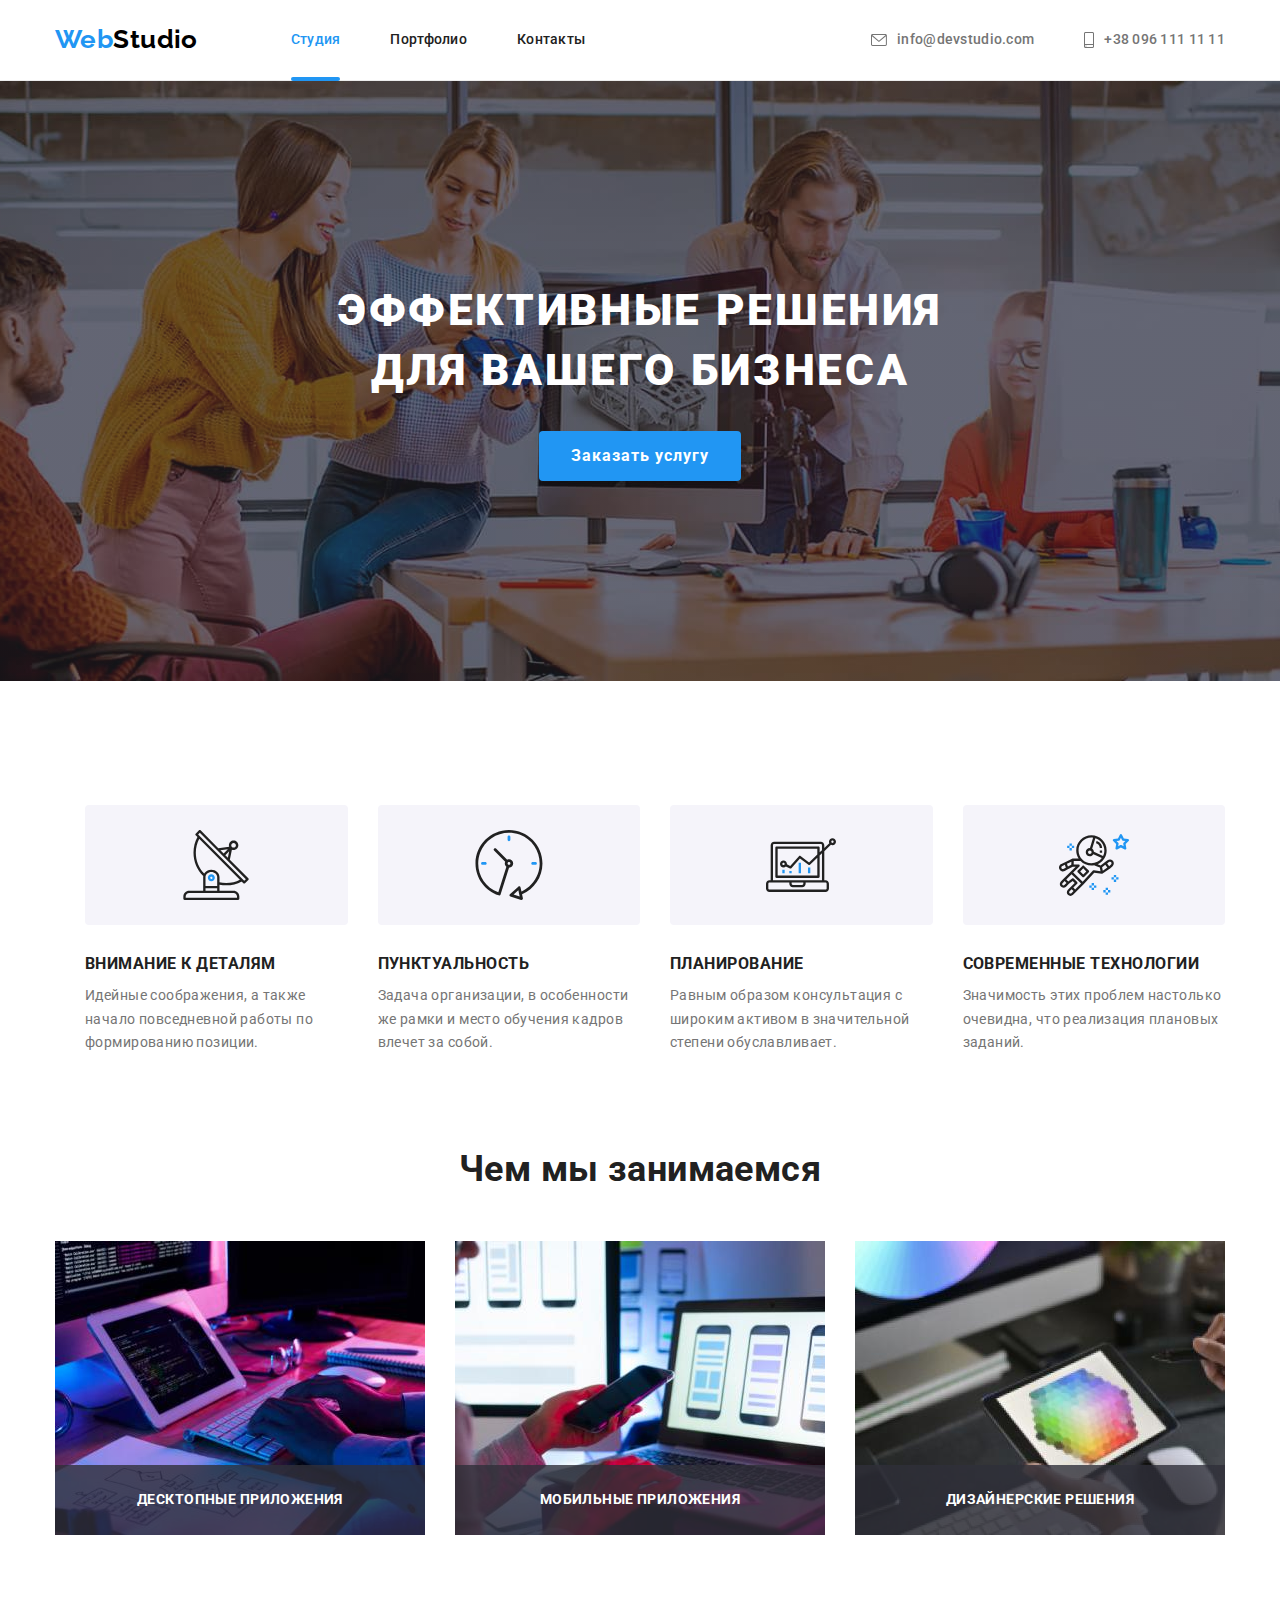
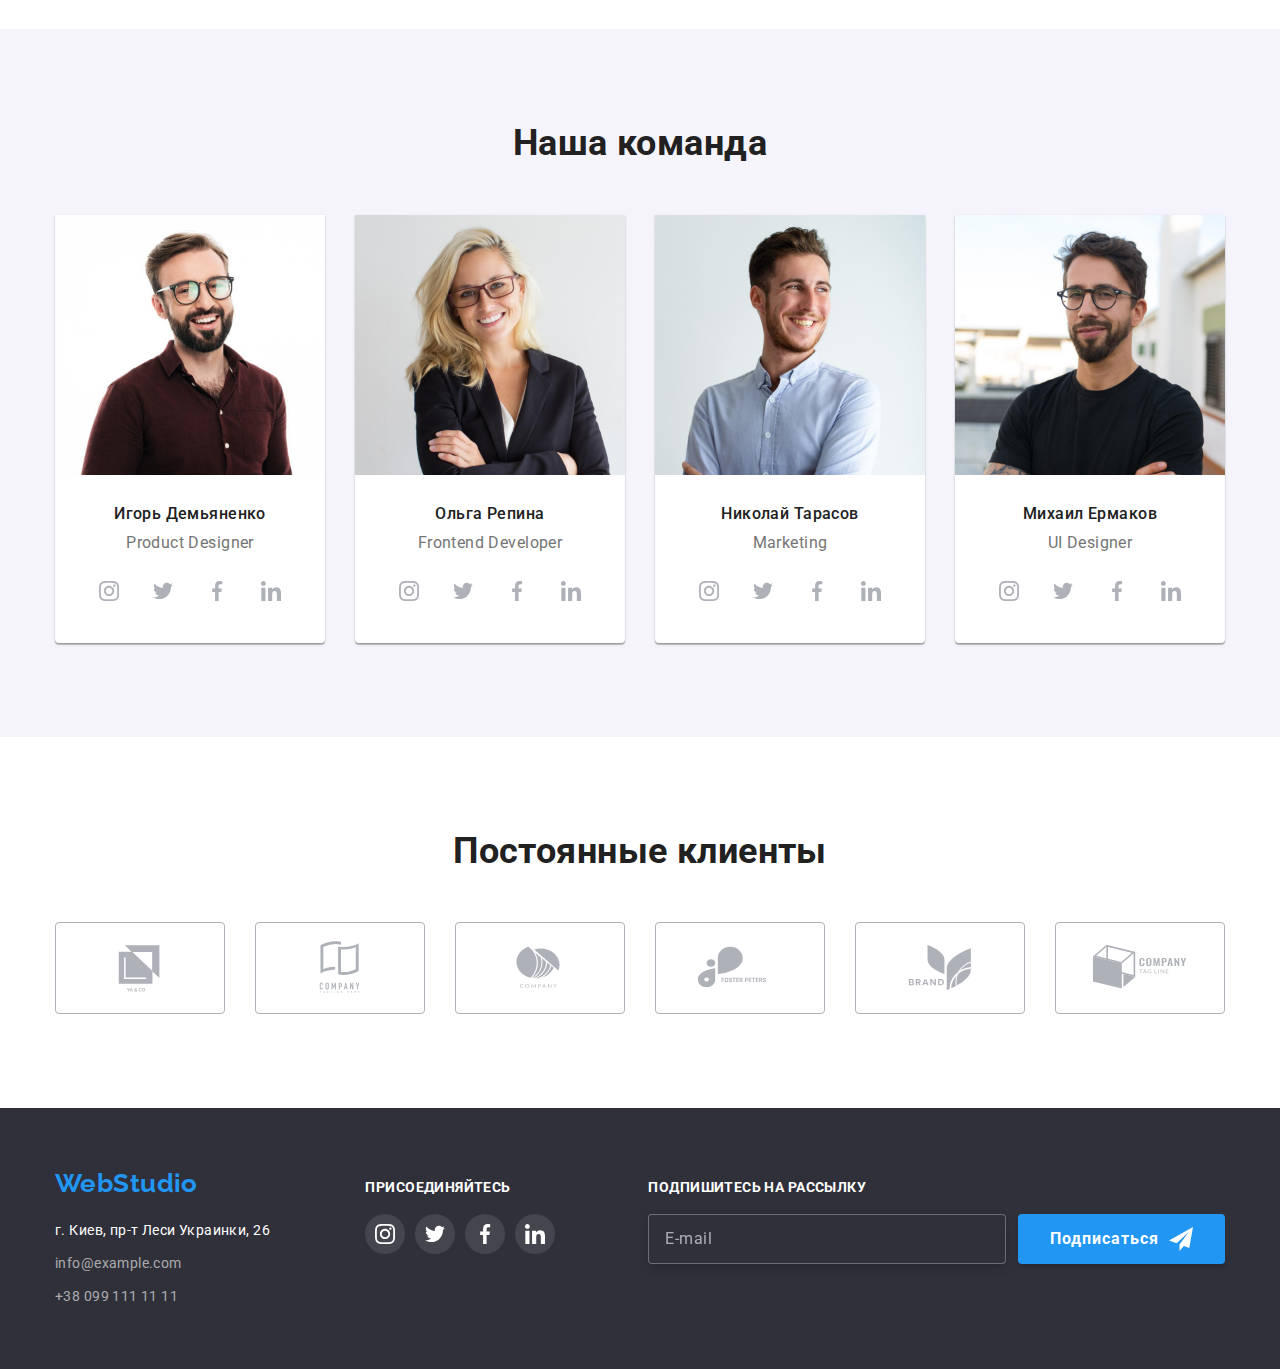
<file: index.html>
<!DOCTYPE html>
<html lang="ru">
  <head>
    <meta charset="UTF-8" />
    <meta http-equiv="X-UA-Compatible" content="IE=edge" />
    <meta name="viewport" content="width=device-width, initial-scale=1.0" />
    <title>Студия</title>
    <link
      rel="stylesheet"
      href="https://cdnjs.cloudflare.com/ajax/libs/modern-normalize/1.0.0/modern-normalize.min.css"
    />
    <link
      href="https://fonts.googleapis.com/css2?family=Raleway:wght@700&family=Roboto:wght@400;500;700;900&display=swap"
      rel="stylesheet"
    />

    <link rel="stylesheet" href="./css/main.min.css" />
  </head>
  <body>
    <!--Шапка сайта-->
    <header class="header">
      <div class="container header__container">
        <a class="logo site-nav__logo" href="./index.html">Web<span class="site-nav__logo--black">Studio</span>
        </a>
        <nav class="site-nav">
          <ul class="nav">
            <li class="nav__item">
              <a class="nav__link nav__link--current" href="./index.html">Студия</a>
            </li>
            <li class="nav__item">
              <a class="nav__link " href="./portfolio.html">Портфолио</a>
            </li>
            <li class="nav__item"><a class="nav__link" href="#">Контакты</a></li>
          </ul>
        </nav>
    
        <ul class="contacts">
          <li class="contacts__item">
            <a class="contacts__link" href="mailto:info@devstudio.com">
              <svg class="contacts__icon" width="16" height="12">
                <use href="./images/icons.svg#icon-envelope"></use>
              </svg>
              info@devstudio.com</a>
          </li>
          <li class="contacts__item">
            <a class="contacts__link" href="tel:+380961111111">
              <svg class="contacts__icon" width="10" height="16">
                <use href="./images/icons.svg#icon-smartphone"></use>
              </svg>
              +38 096 111 11 11</a>
          </li>
        </ul>
      </div>
    
      <button class="burger" type="button" data-menu-button>
        <svg class="burger--icon" width="40" height="40">
          <use href="./images/icons.svg#icon-burger"></use>
        </svg>
      </button>
      <div class="mobile-menu" data-menu>
        <button class="mobile--close" type="button" data-menu-close>
          <svg width="40" height="40">
            <use href="./images/icons.svg#icon-close-black"></use>
          </svg>
        </button>
        <nav class="mobile__site-nav">
          <ul class="mobile-nav">
            <li class="mobile-nav__item">
              <a class="mobile-nav__link mobile-nav__link--current" href="./index.html">Студия</a>
            </li>
            <li class="mobile-nav__item">
              <a class="mobile-nav__link " href="./portfolio.html">Портфолио</a>
            </li>
            <li class="mobile-nav__item"><a class="mobile-nav__link" href="#">Контакты</a></li>
          </ul>
        </nav>
    
        <div>
          <ul class="mobile-contacts">
            <li class="mobile-contacts__item">
              <a class="mobile-contacts__link mobile-contacts__link--accent" href="tel:+380961111111">
                +38 096 111 11 11</a>
            </li>
    
            <li class="mobile-contacts__item">
              <a class="mobile-contacts__link" href="mailto:info@devstudio.com">
                info@devstudio.com</a>
            </li>
          </ul>
    
          <ul class="social-mobile">
            <li class="social-mobile__item">
              <a class="social-mobile__link" href="">Instagram</a>
            </li>
            <li class="social-mobile__item"><a class="social-mobile__link" href="">Twitter</a></li>
            <li class="social-mobile__item"><a class="social-mobile__link" href="">Facebook</a></li>
            <li class="social-mobile__item"><a class="social-mobile__link" href="">LinkedIn</a></li>
          </ul>
        </div>
      </div>
    </header>
    <main>
      <!--Герой-->
      <section class="hero">
        <div class="container">
          <h1 class="hero__title">
            Эффективные решения<br />
            для вашего бизнеса
          </h1>
          <button class="btn" type="button" data-modal-open>Заказать услугу</button>
        </div>
      </section>
      <!--Преимущества-->
      <section class="section features__section">
        <div class="container">
          <h2 class="section__title section__title--visually-hidden">Преимущества</h2>
          <ul class="features">
            <li class="features__item">
              <div class="features__thumb">
                <svg width="70" height="70">
                  <use href="./images/icons.svg#icon-antenna"></use>
                </svg>
              </div>
              <h3 class="features__title">Внимание к деталям</h3>
              <p class="features__text">
                Идейные соображения, а также начало повседневной работы по формированию позиции.
              </p>
            </li>

            <li class="features__item">
              <div class="features__thumb">
                <svg width="70" height="70">
                  <use href="./images/icons.svg#icon-clock"></use>
                </svg>
              </div>
              <h3 class="features__title">Пунктуальность</h3>
              <p class="features__text">
                Задача организации, в особенности же рамки и место обучения кадров влечет за собой.
              </p>
            </li>

            <li class="features__item">
              <div class="features__thumb">
                <svg width="70" height="70">
                  <use href="./images/icons.svg#icon-diagram"></use>
                </svg>
              </div>
              <h3 class="features__title">Планирование</h3>
              <p class="features__text">
                Равным образом консультация с широким активом в значительной степени обуславливает.
              </p>
            </li>

            <li class="features__item">
              <div class="features__thumb">
                <svg width="70" height="70">
                  <use href="./images/icons.svg#icon-astronaut"></use>
                </svg>
              </div>
              <h3 class="features__title">Современные технологии</h3>
              <p class="features__text">
                Значимость этих проблем настолько очевидна, что реализация плановых заданий.
              </p>
            </li>
          </ul>
        </div>
      </section>
      <!--Примеры работ-->
      <section class="section examples__section">
        <div class="container">
          <h2 class="section__title">Чем мы занимаемся</h2>
          <ul class="examples">
            <li class="examples__item">
              <picture>
                <source
                  media="(min-width: 1200px)"
                  srcset="./images/desktop.jpg 1x, ./images/desktop2x.jpg 2x"
                />
                <img src="./images/desktop.jpg" alt="Десктопные приложения" />
              </picture>

              <p class="examples__text">Десктопные приложения</p>
            </li>
            <li class="examples__item">
              <picture>
                <source
                  media="(min-width: 1200px)"
                  srcset="./images/mobile.jpg 1x, ./images/mobile2x.jpg 2x"
                />

                <img src="./images/mobile.jpg " alt="Мобильные приложения" />
              </picture>

              <p class="examples__text">Мобильные приложения</p>
            </li>
            <li class="examples__item">
              <picture>
                <source
                  media="(min-width: 1200px)"
                  srcset="./images/design.jpg 1x, ./images/design2x.jpg 2x"
                />

                <img src="./images/design.jpg" alt="Дизайнерские решения" />
              </picture>

              <p class="examples__text">Дизайнерские решения</p>
            </li>
          </ul>
        </div>
      </section>
      <!--Команда-->
      <section class="section team__section">
        <div class="container">
          <h2 class="section__title">Наша команда</h2>
          <ul class="team">
            <li class="team__item">
              <picture>
                <source
                  media="(min-width: 1200px)"
                  srcset="./images/worker1.jpg 1x, ./images/worker1-desktop2x.jpg 2x"
                />

                <source
                  media="(min-width: 768px)"
                  srcset="./images/worker-1-tablet.jpg 1x, ./images/worker-1-tablet2x.jpg 2x"
                />

                <source
                  srcset="./images/worker-1-mobile.jpg 1x, ./images/worker-1-mobile2x.jpg 2x"
                />

                <img class="team__img" src="./images/worker1.jpg" alt="Игорь Демьяненко" />
              </picture>

              <div class="team__box">
                <h3 class="team__title">Игорь Демьяненко</h3>
                <p class="team__text">Product Designer</p>

                <ul class="social">
                  <li class="social__item">
                    <a class="social__link" href="">
                      <svg width="20" height="20">
                        <use href="./images/icons.svg#icon-instagram"></use>
                      </svg>
                    </a>
                  </li>

                  <li class="social__item">
                    <a class="social__link" href="">
                      <svg width="20" height="20">
                        <use href="./images/icons.svg#icon-twitter"></use>
                      </svg>
                    </a>
                  </li>
                  <li class="social__item">
                    <a class="social__link" href="">
                      <svg width="20" height="20">
                        <use href="./images/icons.svg#icon-facebook"></use>
                      </svg>
                    </a>
                  </li>
                  <li class="social__item">
                    <a class="social__link" href="">
                      <svg width="20" height="20">
                        <use href="./images/icons.svg#icon-linkedin"></use>
                      </svg>
                    </a>
                  </li>
                </ul>
              </div>
            </li>
            <li class="team__item">
              <picture>
                <source
                  media="(min-width: 1200px)"
                  srcset="./images/worker2.jpg 1x, ./images/worker2-desktop2x.jpg 2x"
                />

                <source
                  media="(min-width: 768px)"
                  srcset="./images/worker-2-tablet.jpg 1x, ./images/worker-2-tablet2x.jpg 2x"
                />

                <source
                  srcset="./images/worker-2-mobile.jpg 1x, ./images/worker-2-mobile2x.jpg 2x"
                />

                <img class="team__img" src="./images/worker2.jpg" alt="Ольга Репина" />
              </picture>

              <div class="team__box">
                <h3 class="team__title">Ольга Репина</h3>
                <p class="team__text">Frontend Developer</p>

                <ul class="social">
                  <li class="social__item">
                    <a class="social__link" href="">
                      <svg width="20" height="20">
                        <use href="./images/icons.svg#icon-instagram"></use>
                      </svg>
                    </a>
                  </li>

                  <li class="social__item">
                    <a class="social__link" href="">
                      <svg width="20" height="20">
                        <use href="./images/icons.svg#icon-twitter"></use>
                      </svg>
                    </a>
                  </li>
                  <li class="social__item">
                    <a class="social__link" href="">
                      <svg width="20" height="20">
                        <use href="./images/icons.svg#icon-facebook"></use>
                      </svg>
                    </a>
                  </li>
                  <li class="social__item">
                    <a class="social__link" href="">
                      <svg width="20" height="20">
                        <use href="./images/icons.svg#icon-linkedin"></use>
                      </svg>
                    </a>
                  </li>
                </ul>
              </div>
            </li>
            <li class="team__item">
              <picture>
                <source
                  media="(min-width: 1200px)"
                  srcset="./images/worker3.jpg 1x, ./images/worker3-desktop2x.jpg 2x"
                />

                <source
                  media="(min-width: 768px)"
                  srcset="./images/worker-3-tablet.jpg 1x, ./images/worker-3-tablet2x.jpg 2x"
                />

                <source
                  srcset="./images/worker-3-mobile.jpg 1x, ./images/worker-3-mobile2x.jpg 2x"
                />

                <img class="team__img" src="./images/worker3.jpg" alt="Николай Тарасов" />
              </picture>

              <div class="team__box">
                <h3 class="team__title">Николай Тарасов</h3>
                <p class="team__text">Marketing</p>

                <ul class="social">
                  <li class="social__item">
                    <a class="social__link" href="">
                      <svg width="20" height="20">
                        <use href="./images/icons.svg#icon-instagram"></use>
                      </svg>
                    </a>
                  </li>

                  <li class="social__item">
                    <a class="social__link" href="">
                      <svg width="20" height="20">
                        <use href="./images/icons.svg#icon-twitter"></use>
                      </svg>
                    </a>
                  </li>
                  <li class="social__item">
                    <a class="social__link" href="">
                      <svg width="20" height="20">
                        <use href="./images/icons.svg#icon-facebook"></use>
                      </svg>
                    </a>
                  </li>
                  <li class="social__item">
                    <a class="social__link" href="">
                      <svg width="20" height="20">
                        <use href="./images/icons.svg#icon-linkedin"></use>
                      </svg>
                    </a>
                  </li>
                </ul>
              </div>
            </li>
            <li class="team__item">
              <picture>
                <source
                  media="(min-width: 1200px)"
                  srcset="./images/worker4.jpg 1x, ./images/worker4-desktop2x.jpg 2x"
                />

                <source
                  media="(min-width: 768px)"
                  srcset="./images/worker-4-tablet.jpg 1x, ./images/worker-4-tablet2x.jpg 2x"
                />
                <source
                  srcset="./images/worker-4-mobile.jpg 1x, ./images/worker-4-mobile2x.jpg 2x"
                />

                <img class="team__img" src="./images/worker4.jpg" alt="Михаил Ермаков" />
              </picture>

              <div class="team__box">
                <h3 class="team__title">Михаил Ермаков</h3>
                <p class="team__text">UI Designer</p>

                <ul class="social">
                  <li class="social__item">
                    <a class="social__link" href="">
                      <svg width="20" height="20">
                        <use href="./images/icons.svg#icon-instagram"></use>
                      </svg>
                    </a>
                  </li>

                  <li class="social__item">
                    <a class="social__link" href="">
                      <svg width="20" height="20">
                        <use href="./images/icons.svg#icon-twitter"></use>
                      </svg>
                    </a>
                  </li>
                  <li class="social__item">
                    <a class="social__link" href="">
                      <svg width="20" height="20">
                        <use href="./images/icons.svg#icon-facebook"></use>
                      </svg>
                    </a>
                  </li>
                  <li class="social__item">
                    <a class="social__link" href="">
                      <svg width="20" height="20">
                        <use href="./images/icons.svg#icon-linkedin"></use>
                      </svg>
                    </a>
                  </li>
                </ul>
              </div>
            </li>
          </ul>
        </div>
      </section>

      <!-- Клиенты -->

      <section class="section">
        <div class="container">
          <h2 class="section__title">Постоянные клиенты</h2>
          <ul class="clients">
            <li class="clients__item">
              <a class="clients__link" href="">
                <svg width="106" height="60">
                  <use href="./images/icons.svg#icon-Logo"></use></svg></a>
            </li>
            <li class="clients__item">
              <a class="clients__link" href="">
                <svg width="106" height="60">
                  <use href="./images/icons.svg#icon-Logo-1"></use>
                </svg>
              </a>
            </li>

            <li class="clients__item">
              <a class="clients__link" href="">
                <svg width="106" height="60">
                  <use href="./images/icons.svg#icon-Logo-2"></use>
                </svg>
              </a>
            </li>

            <li class="clients__item">
              <a class="clients__link" href="">
                <svg width="106" height="60">
                  <use href="./images/icons.svg#icon-Logo-3"></use>
                </svg>
              </a>
            </li>

            <li class="clients__item">
              <a class="clients__link" href="">
                <svg width="106" height="60">
                  <use href="./images/icons.svg#icon-Logo-4"></use>
                </svg>
              </a>
            </li>

            <li class="clients__item">
              <a class="clients__link" href="">
                <svg width="106" height="60">
                  <use href="./images/icons.svg#icon-Logo-5"></use>
                </svg>
              </a>
            </li>
          </ul>
        </div>
      </section>
    </main>

    <!--Футер-->
    <footer class="footer">
      <div class="container footer__container">
        <div class="footer__address">
          <address class="address">
            <ul class="address__list">
              <li class="logo__item">
                <a class="logo footer__logo" href="./index.html"
                  >Web<span class="footer__logo--white">Studio</span></a
                >
              </li>
              <li class="address__item">
                <a
                  class="address__map"
                  href="https://goo.gl/maps/3WPsY9RrGQSS8nbc8"
                  target="_blank"
                  rel="noreferrer noopener"
                  >г. Киев, пр-т Леси Украинки, 26</a
                >
              </li>
              <li class="address__item">
                <a class="address__link" href="mailto:info@example.com">info@example.com</a>
              </li>
              <li class="address__item">
                <a class="address__link" href="tel:+380991111111">+38 099 111 11 11</a>
              </li>
            </ul>
          </address>
        </div>

        <div class="footer__box">
          <p class="footer__text">присоединяйтесь</p>
          <ul class="footer__social">
            <li class="footer__social-item">
              <a class="footer__social-link" href="">
                <svg width="20" height="20">
                  <use href="./images/icons.svg#icon-instagram"></use>
                </svg>
              </a>
            </li>

            <li class="footer__social-item">
              <a class="footer__social-link" href="">
                <svg width="20" height="20">
                  <use href="./images/icons.svg#icon-twitter"></use>
                </svg>
              </a>
            </li>
            <li class="footer__social-item">
              <a class="footer__social-link" href="">
                <svg width="20" height="20">
                  <use href="./images/icons.svg#icon-facebook"></use>
                </svg>
              </a>
            </li>
            <li class="footer__social-item">
              <a class="footer__social-link" href="">
                <svg width="20" height="20">
                  <use href="./images/icons.svg#icon-linkedin"></use>
                </svg>
              </a>
            </li>
          </ul>
        </div>

        <div class="form__box">
          <p class="footer__text">Подпишитесь на рассылку</p>

          <form class="footer__form">
            <label class="footer__label" for="mail"></label>
            <input class="footer__input" type="email" name="mail" id="mail" placeholder="E-mail" />
            <button class="btn footer__btn" type="submit">
              Подписаться
              <svg class="btn__icon" width="24" height="24">
                <use href="./images/icons.svg#icon-icon-send"></use>
              </svg>
            </button>
          </form>
        </div>
      </div>
    </footer>

    <!-- Модальное окно -->

    <div class="backdrop is-hidden" data-modal>
      <div class="modal">
        <button data-modal-close class="modal__btn modal__btn--accent">
          <svg width="18" height="18">
            <use href="./images/icons.svg#icon-close-black"></use>
          </svg>
        </button>

        <form class="form">
          <h2 class="form__title">Оставьте свои данные, мы вам перезвоним</h2>

          <label class="form__field">
            Имя
            <input class="form__input" type="text" name="name" />
            <svg width="18" height="18" class="form__icon">
              <use href="./images/icons.svg#icon-person-black"></use>
            </svg>
          </label>

          <label class="form__field">
            Телефон
            <input class="form__input" type="text" name="name" />
            <svg width="18" height="18" class="form__icon">
              <use href="./images/icons.svg#icon-phone-black"></use>
            </svg>
          </label>

          <label class="form__field">
            Почта
            <input class="form__input" type="text" name="name" />
            <svg width="18" height="18" class="form__icon">
              <use href="./images/icons.svg#icon-email-black"></use>
            </svg>
          </label>

          <label class="form__field"
            >Комментарий<textarea
              class="comment form__input"
              name="comment"
              placeholder="Введите текст"
            ></textarea>
          </label>

          <label class="checkbox__label">
            <input
              class="checkbox__input checkbox__input--visually-hidden"
              type="checkbox"
              name="policy"
            />
            <span class="checkbox__icon"></span>

            Соглашаюсь с рассылкой и принимаю
            <a class="form__link" href=""> Условия договора</a>
          </label>

          <button class="btn form__btn" type="submit">Отправить</button>
        </form>
      </div>
    </div>
    <script src="./js/mobile-menu.js"></script>
    <script src="./js/modal.js"></script>
  </body>
</html>
</file>
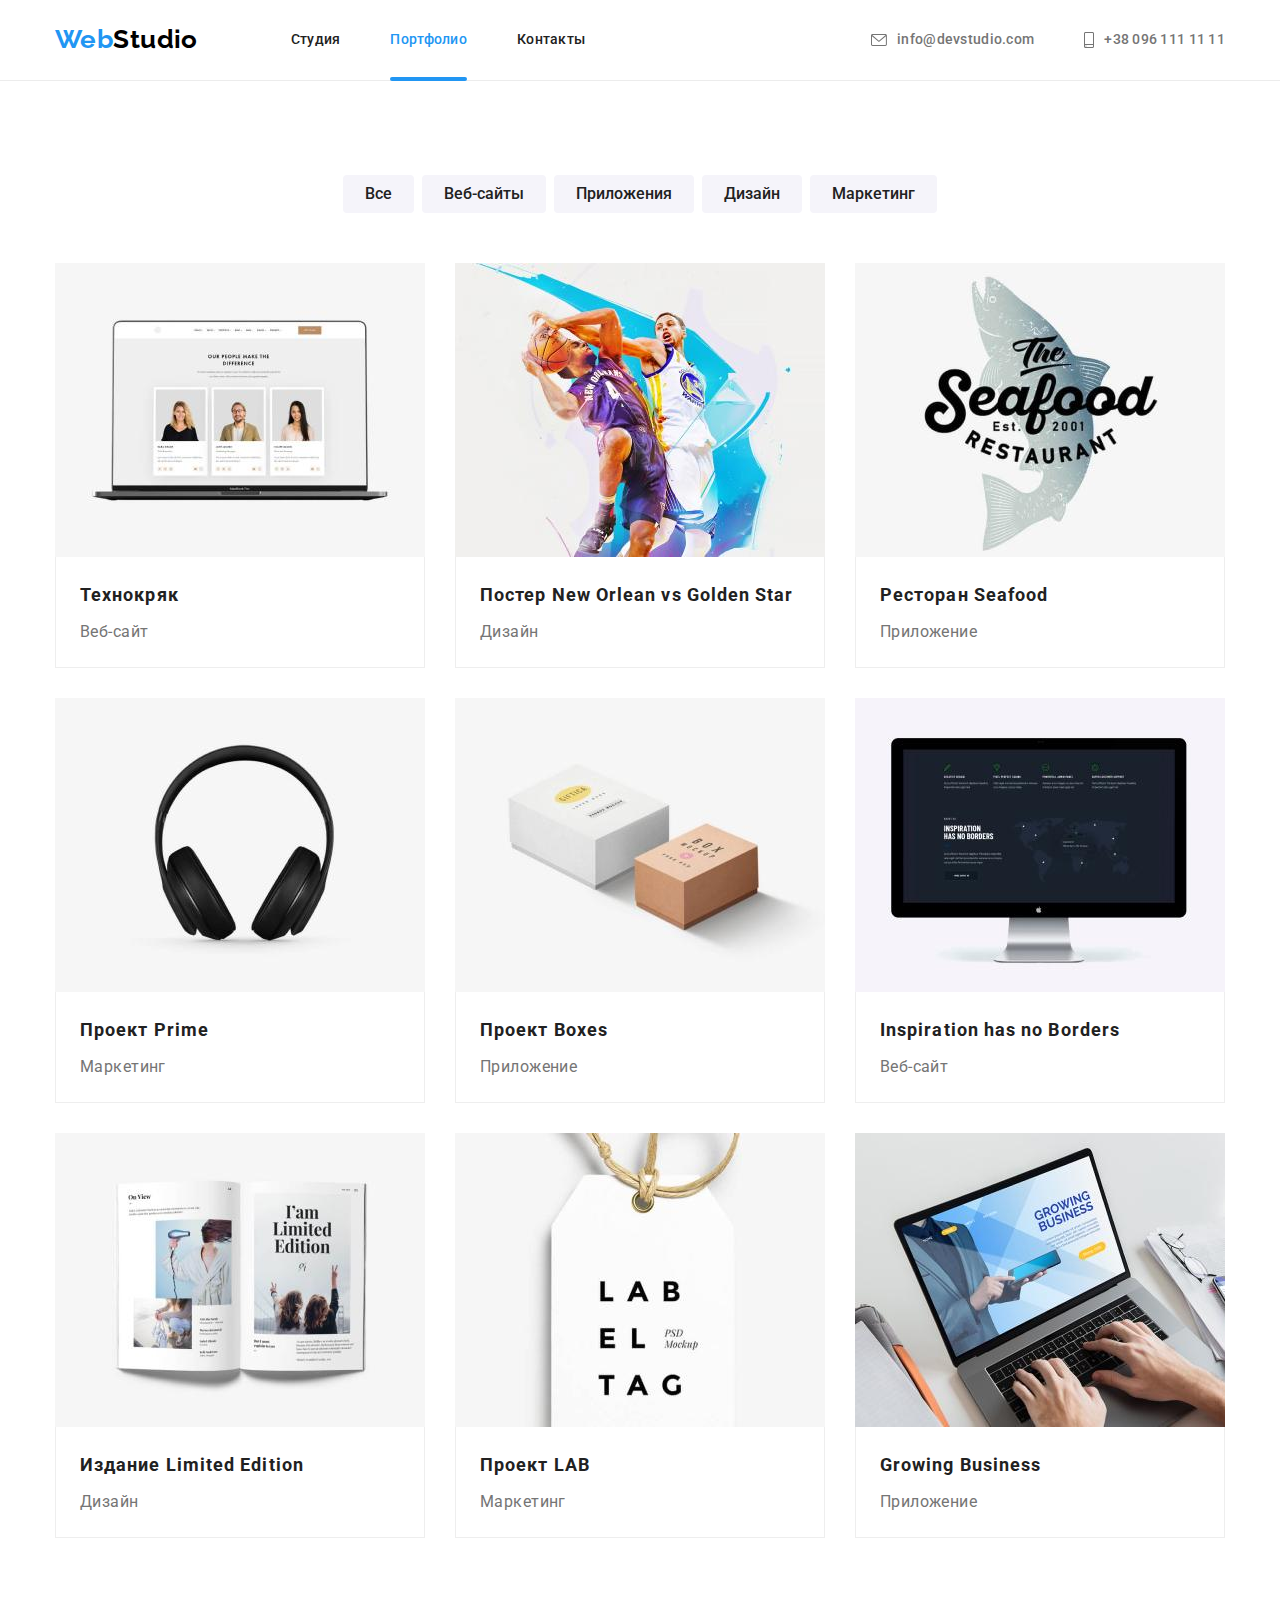
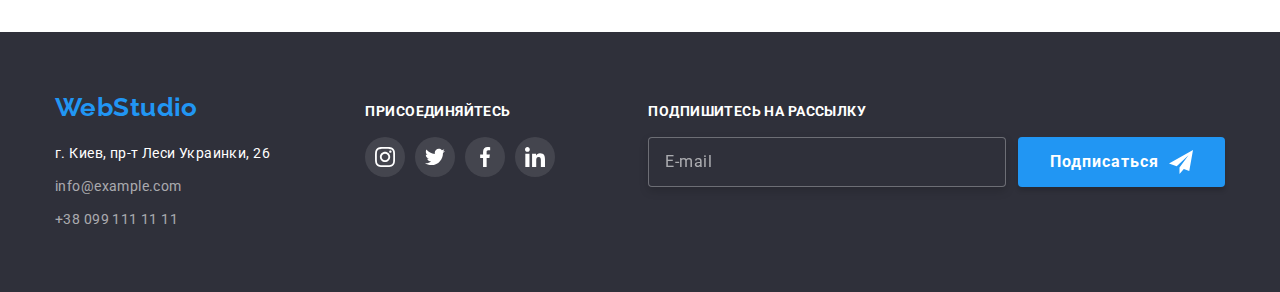
<file: portfolio.html>
<!DOCTYPE html>
<html lang="ru">
  <head>
    <meta charset="UTF-8" />
    <meta http-equiv="X-UA-Compatible" content="IE=edge" />
    <meta name="viewport" content="width=device-width, initial-scale=1.0" />
    <title>Портфолио</title>
    <link
      rel="stylesheet"
      href="https://cdnjs.cloudflare.com/ajax/libs/modern-normalize/1.0.0/modern-normalize.min.css"
    />
    <link
      href="https://fonts.googleapis.com/css2?family=Raleway:wght@700&family=Roboto:wght@400;500;700;900&display=swap"
      rel="stylesheet"
    />
    <link rel="stylesheet" href="./css/main.min.css" />
  </head>
  <body>
    <!--Шапка сайта-->

    <header class="header">
      <div class="container header__container">
        <a class="logo site-nav__logo" href="./index.html"
          >Web<span class="site-nav__logo--black">Studio</span>
        </a>
        <nav class="site-nav">
          <ul class="nav">
            <li class="nav__item">
              <a class="nav__link" href="./index.html">Студия</a>
            </li>
            <li class="nav__item">
              <a class="nav__link nav__link--current" href="./portfolio.html">Портфолио</a>
            </li>
            <li class="nav__item"><a class="nav__link" href="#">Контакты</a></li>
          </ul>
        </nav>

        <ul class="contacts">
          <li class="contacts__item">
            <a class="contacts__link" href="mailto:info@devstudio.com">
              <svg class="contacts__icon" width="16" height="12">
                <use href="./images/icons.svg#icon-envelope"></use>
              </svg>
              info@devstudio.com</a
            >
          </li>
          <li class="contacts__item">
            <a class="contacts__link" href="tel:+380961111111">
              <svg class="contacts__icon" width="10" height="16">
                <use href="./images/icons.svg#icon-smartphone"></use>
              </svg>
              +38 096 111 11 11</a
            >
          </li>
        </ul>
      </div>

      <button class="burger" type="button" data-menu-button>
        <svg class="burger--icon" width="40" height="40">
          <use href="./images/icons.svg#icon-burger"></use>
        </svg>
      </button>
      <div class="mobile-menu" data-menu>
        <button class="mobile--close" type="button" data-menu-close>
          <svg width="40" height="40">
            <use href="./images/icons.svg#icon-close-black"></use>
          </svg>
        </button>
        <nav class="mobile__site-nav">
          <ul class="mobile-nav">
            <li class="mobile-nav__item">
              <a class="mobile-nav__link" href="./index.html">Студия</a>
            </li>
            <li class="mobile-nav__item">
              <a class="mobile-nav__link mobile-nav__link--current" href="./portfolio.html"
                >Портфолио</a
              >
            </li>
            <li class="mobile-nav__item"><a class="mobile-nav__link" href="#">Контакты</a></li>
          </ul>
        </nav>

        <div>
          <ul class="mobile-contacts">
            <li class="mobile-contacts__item">
              <a
                class="mobile-contacts__link mobile-contacts__link--accent"
                href="tel:+380961111111"
              >
                +38 096 111 11 11</a
              >
            </li>

            <li class="mobile-contacts__item">
              <a class="mobile-contacts__link" href="mailto:info@devstudio.com">
                info@devstudio.com</a
              >
            </li>
          </ul>

          <ul class="social-mobile">
            <li class="social-mobile__item">
              <a class="social-mobile__link" href="">Instagram</a>
            </li>
            <li class="social-mobile__item"><a class="social-mobile__link" href="">Twitter</a></li>
            <li class="social-mobile__item"><a class="social-mobile__link" href="">Facebook</a></li>
            <li class="social-mobile__item"><a class="social-mobile__link" href="">LinkedIn</a></li>
          </ul>
        </div>
      </div>
    </header>

    <main>
      <!--Фильтр-->
      <section class="section">
        <div class="container">
          <h1 class="section__title section__title--visually-hidden">Портфолио</h1>

          <ul class="filter">
            <li class="filter__item"><button class="filter__btn" type="button">Все</button></li>
            <li class="filter__item">
              <button class="filter__btn" type="button">Веб-сайты</button>
            </li>
            <li class="filter__item">
              <button class="filter__btn" type="button">Приложения</button>
            </li>
            <li class="filter__item"><button class="filter__btn" type="button">Дизайн</button></li>
            <li class="filter__item">
              <button class="filter__btn" type="button">Маркетинг</button>
            </li>
          </ul>

          <!-- Проекты -->

          <ul class="projects">
            <li class="projects__item">
              <a class="projects__link" href="">
                <div class="projects__card-box">
                  <picture>
                    <source
                      media="(min-width: 1200px)"
                      srcset="./images/techno.jpg 1x, ./images/techno2x.jpg 2x"
                    />

                    <source
                      media="(min-width: 768px)"
                      srcset="./images/techno-tablet.jpg 1x, ./images/techno-tablet2x.jpg 2x"
                    />

                    <source
                      srcset="./images/techno-mobile.jpg 1x, ./images/techno-mobile2x.jpg 2x"
                    />

                    <img src="./images/techno.jpg" alt="Технокряк" />
                  </picture>

                  <p class="projects__overlay">
                    Ресурс предлагает комплексные предложения с разным уровнем функционала и сервисов. 
                    Все это позволит посетителю получить исчерпывающие сведения о компании или частном лице.
                  </p>
                </div>

                <div class="projects__box">
                  <h2 class="projects__title">Технокряк</h2>
                  <p class="projects__text">Веб-сайт</p>
                </div>
              </a>
            </li>

            <li class="projects__item">
              <a class="projects__link" href="">
                <div class="projects__card-box">
                  <picture>
                    <source
                      media="(min-width: 1200px)"
                      srcset="./images/basket.jpg 1x, ./images/basket2x.jpg 2x"
                    />

                    <source
                      media="(min-width: 768px)"
                      srcset="./images/basket-tablet.jpg 1x, ./images/basket-tablet2x.jpg 2x"
                    />

                    <source
                      srcset="./images/basket-mobile.jpg 1x, ./images/basket-mobile2x.jpg 2x"
                    />

                    <img src="./images/basket.jpg" alt="Постер New Orlean vs Golden Star" />
                  </picture>

                  <p class="projects__overlay">
                    Ресурс предлагает комплексные предложения с разным уровнем функционала и сервисов. 
                    Все это позволит посетителю получить исчерпывающие сведения о компании или частном лице.
                  </p>
                </div>

                <div class="projects__box">
                  <h2 class="projects__title">Постер New Orlean vs Golden Star</h2>
                  <p class="projects__text">Дизайн</p>
                </div>
              </a>
            </li>

            <li class="projects__item">
              <a class="projects__link" href="">
                <div class="projects__card-box">
                  <picture>
                    <source
                      media="(min-width: 1200px)"
                      srcset="./images/fish.jpg 1x, ./images/fish2x.jpg 2x"
                    />
                    <source
                      media="(min-width: 768px)"
                      srcset="./images/fish-tablet.jpg 1x, ./images/fish-tablet2x.jpg 2x"
                    />

                    <source srcset="./images/fish-mobile.jpg 1x, ./images/fish-mobile2x.jpg 2x" />

                    <img src="./images/fish.jpg" alt="Ресторан Seafood" />
                  </picture>

                  <p class="projects__overlay">
                    Ресурс предлагает комплексные предложения с разным уровнем функционала и сервисов. 
                    Все это позволит посетителю получить исчерпывающие сведения о компании или частном лице.
                  </p>
                </div>

                <div class="projects__box">
                  <h2 class="projects__title">Ресторан Seafood</h2>
                  <p class="projects__text">Приложение</p>
                </div>
              </a>
            </li>

            <li class="projects__item">
              <a class="projects__link" href="">
                <div class="projects__card-box">
                  <picture>
                    <source
                      media="(min-width: 1200px)"
                      srcset="./images/headphones.jpg 1x, ./images/headphones2x.jpg 2x"
                    />

                    <source
                      media="(min-width:768px)"
                      srcset="
                        ./images/headphones-tablet.jpg   1x,
                        ./images/headphones-tablet2x.jpg 2x
                      "
                    />

                    <source
                      srcset="./images/headphones-mobile.jpg 1x, ./images/headphones-mobile2x.jpg 2x"
                    />

                    <img src="./images/headphones.jpg" alt="Проект Prime" />
                  </picture>

                  <p class="projects__overlay">
                    Ресурс предлагает комплексные предложения с разным уровнем функционала и сервисов. 
                    Все это позволит посетителю получить исчерпывающие сведения о компании или частном лице.
                  </p>
                </div>

                <div class="projects__box">
                  <h2 class="projects__title">Проект Prime</h2>
                  <p class="projects__text">Маркетинг</p>
                </div>
              </a>
            </li>

            <li class="projects__item">
              <a class="projects__link" href="">
                <div class="projects__card-box">
                  <picture>
                    <source
                      media="(min-width: 1200px)"
                      srcset="./images/boxes.jpg 1x, ./images/boxes2x.jpg 2x"
                    />

                    <source
                      media="(min-width: 768px)"
                      srcset="./images/boxes-tablet.jpg 1x, ./images/boxes-tablet2x.jpg 2x"
                    />

                    <source srcset="./images/boxes-mobile.jpg 1x, ./images/boxes-mobile2x.jpg 2x" />

                    <img src="./images/boxes.jpg" alt="Проект Boxes" />
                  </picture>

                  <p class="projects__overlay">
                    Ресурс предлагает комплексные предложения с разным уровнем функционала и сервисов. 
                    Все это позволит посетителю получить исчерпывающие сведения о компании или частном лице.
                  </p>
                </div>

                <div class="projects__box">
                  <h2 class="projects__title">Проект Boxes</h2>
                  <p class="projects__text">Приложение</p>
                </div>
              </a>
            </li>

            <li class="projects__item">
              <a class="projects__link" href="">
                <div class="projects__card-box">
                  <picture>
                    <source
                      media="(min-width: 1200px)"
                      srcset="./images/monitor.jpg 1x, ./images/monitor2x.jpg 2x"
                    />

                    <source
                      media="(min-width: 768px)"
                      srcset="./images/monitor-tablet.jpg 1x, ./images/monitor-tablet2x.jpg 2x"
                    />

                    <source
                      srcset="./images/monitor-mobile.jpg 1x, ./images/monitor-mobile2x.jpg 2x"
                    />

                    <img src="./images/monitor.jpg" alt="Inspiration has no Borders" />
                  </picture>

                  <p class="projects__overlay">
                    Ресурс предлагает комплексные предложения с разным уровнем функционала и сервисов. 
                    Все это позволит посетителю получить исчерпывающие сведения о компании или частном лице.
                  </p>
                </div>

                <div class="projects__box">
                  <h2 class="projects__title">Inspiration has no Borders</h2>
                  <p class="projects__text">Веб-сайт</p>
                </div>
              </a>
            </li>

            <li class="projects__item">
              <a class="projects__link" href="">
                <div class="projects__card-box">
                  <picture>
                    <source
                      media="(min-width: 1200px)"
                      srcset="./images/magazine.jpg 1x, ./images/magazine2x.jpg 2x"
                    />

                    <source
                      media="(min-width: 768px)"
                      srcset="./images/magazine-tablet.jpg 1x, ./images/magazine-tablet2x.jpg 2x"
                    />

                    <source
                      srcset="./images/magazine-mobile.jpg 1x, ./images/magazine-mobile2x.jpg 2x"
                    />

                    <img src="./images/magazine.jpg" alt="Издание Limited Edition" />
                  </picture>

                  <p class="projects__overlay">
                    Ресурс предлагает комплексные предложения с разным уровнем функционала и сервисов. 
                    Все это позволит посетителю получить исчерпывающие сведения о компании или частном лице.
                  </p>
                </div>

                <div class="projects__box">
                  <h2 class="projects__title">Издание Limited Edition</h2>
                  <p class="projects__text">Дизайн</p>
                </div>
              </a>
            </li>

            <li class="projects__item">
              <a class="projects__link" href="">
                <div class="projects__card-box">
                  <picture>
                    <source
                      media="(min-width: 1200px)"
                      srcset="./images/lab.jpg 1x, ./images/lab2x.jpg 2x"
                    />

                    <source
                      media="(min-width: 768px)"
                      srcset="./images/lab-tablet.jpg 1x, ./images/lab-tablet2x.jpg 2x"
                    />

                    <source srcset="./images/lab-mobile.jpg 1x, ./images/lab-mobile2x.jpg 2x" />

                    <img src="./images/lab.jpg" alt="Проект LAB" />
                  </picture>

                  <p class="projects__overlay">
                    Ресурс предлагает комплексные предложения с разным уровнем функционала и сервисов. 
                    Все это позволит посетителю получить исчерпывающие сведения о компании или частном лице.
                  </p>
                </div>

                <div class="projects__box">
                  <h2 class="projects__title">Проект LAB</h2>
                  <p class="projects__text">Маркетинг</p>
                </div>
              </a>
            </li>

            <li class="projects__item">
              <a class="projects__link" href="">
                <div class="projects__card-box">
                  <picture>
                    <source
                      media="(min-width: 1200px)"
                      srcset="./images/business.jpg 1x, ./images/business2x.jpg 2x"
                    />

                    <source
                      media="(min-width: 768px)"
                      srcset="./images/business-tablet.jpg 1x, ./images/business-tablet2x.jpg 2x"
                    />

                    <source
                      srcset="./images/business-mobile.jpg 1x, ./images/business-mobile2x.jpg 2x"
                    />

                    <img src="./images/business.jpg" alt="Growing Business" />
                  </picture>

                  <p class="projects__overlay">
                    Ресурс предлагает комплексные предложения с разным уровнем функционала и сервисов. 
                    Все это позволит посетителю получить исчерпывающие сведения о компании или частном лице.
                  </p>
                </div>

                <div class="projects__box">
                  <h2 class="projects__title">Growing Business</h2>
                  <p class="projects__text">Приложение</p>
                </div>
              </a>
            </li>
          </ul>
        </div>
      </section>
    </main>

    <!--Футер-->
    <footer class="footer">
      <div class="container footer__container">
        <div class="footer__address">
          <address class="address">
            <ul class="address__list">
              <li class="logo__item">
                <a class="logo footer__logo" href="./index.html"
                  >Web<span class="footer__logo--white">Studio</span></a
                >
              </li>
              <li class="address__item">
                <a
                  class="address__map"
                  href="https://goo.gl/maps/3WPsY9RrGQSS8nbc8"
                  target="_blank"
                  rel="noreferrer noopener"
                  >г. Киев, пр-т Леси Украинки, 26</a
                >
              </li>
              <li class="address__item">
                <a class="address__link" href="mailto:info@example.com">info@example.com</a>
              </li>
              <li class="address__item">
                <a class="address__link" href="tel:+380991111111">+38 099 111 11 11</a>
              </li>
            </ul>
          </address>
        </div>

        <div class="footer__box">
          <h2 class="footer__text">присоединяйтесь</h2>
          <ul class="footer__social">
            <li class="footer__social-item">
              <a class="footer__social-link" href="">
                <svg width="20" height="20">
                  <use href="./images/icons.svg#icon-instagram"></use>
                </svg>
              </a>
            </li>

            <li class="footer__social-item">
              <a class="footer__social-link" href="">
                <svg width="20" height="20">
                  <use href="./images/icons.svg#icon-twitter"></use>
                </svg>
              </a>
            </li>
            <li class="footer__social-item">
              <a class="footer__social-link" href="">
                <svg width="20" height="20">
                  <use href="./images/icons.svg#icon-facebook"></use>
                </svg>
              </a>
            </li>
            <li class="footer__social-item">
              <a class="footer__social-link" href="">
                <svg width="20" height="20">
                  <use href="./images/icons.svg#icon-linkedin"></use>
                </svg>
              </a>
            </li>
          </ul>
        </div>

        <div class="form__box">
          <h2 class="footer__text">Подпишитесь на рассылку</h2>

          <form class="footer__form">
            <label class="footer__label" for="mail"></label>
            <input class="footer__input" type="email" name="mail" id="mail" placeholder="E-mail" />
            <button class="btn footer__btn" type="submit">
              Подписаться
              <svg class="btn__icon" width="24" height="24">
                <use href="./images/icons.svg#icon-icon-send"></use>
              </svg>
            </button>
          </form>
        </div>
      </div>
    </footer>

    <script src="./js/mobile-menu.js"></script>

    <script src="./js/modal.js"></script>
  </body>
</html>
</file>
<file: css/main.min.css>
h1,h2,h3,h4,h5,h6,p{margin:0}ul{margin:0;padding:0;list-style:none}img{display:block;max-width:100%;height:auto}.section__title--visually-hidden,.checkbox__input--visually-hidden{position:absolute;clip:rect(0 0 0 0);width:1px;height:1px;margin:-1px}a{text-decoration:none;color:#757575}textarea{resize:none}body{font-family:Roboto, sans-serif;font-size:14px;line-height:1.71;letter-spacing:0.03em;background-color:#fff;color:#757575}.container{padding-left:15px;padding-right:15px;margin-left:auto;margin-right:auto}@media screen and (min-width: 480px){.container{width:480px}}@media screen and (min-width: 768px){.container{width:768px}}@media screen and (min-width: 1200px){.container{width:1200px}}.section{padding-top:60px;padding-bottom:60px}@media screen and (min-width: 1200px){.section{padding-top:94px;padding-bottom:94px}}.section__title{font-weight:700;text-align:center;font-size:28px;line-height:0.84;margin-bottom:30px;color:#212121}@media screen and (min-width: 1200px){.section__title{margin-bottom:50px;font-size:36px;line-height:1.16}}header{border-bottom:1px solid #ececec}.header__container{display:-webkit-box;display:-ms-flexbox;display:flex;-webkit-box-align:center;-ms-flex-align:center;align-items:center;position:relative}.site-nav,.nav{display:-webkit-box;display:-ms-flexbox;display:flex;-webkit-box-align:center;-ms-flex-align:center;align-items:center}@media screen and (max-width: 767px){.site-nav,.nav{display:none}}.nav__item:not(:last-child){margin-right:50px}.nav__link{display:block;padding-bottom:32px;padding-top:32px}.nav__link,.contacts__link{font-weight:500;line-height:1.14;letter-spacing:0.02em;color:#212121;-webkit-transition:250ms cubic-bezier(0.4, 0, 0.2, 1),fill 250ms cubic-bezier(0.4, 0, 0.2, 1);transition:250ms cubic-bezier(0.4, 0, 0.2, 1),fill 250ms cubic-bezier(0.4, 0, 0.2, 1)}.nav__link:hover,.nav__link:focus,.contacts__link:hover,.contacts__link:focus{color:#2196f3;fill:#2196f3}@media screen and (min-width: 768px) and (max-width: 1200px){.contacts{margin-left:auto}}@media screen and (max-width: 767px){.contacts{display:none}}@media screen and (min-width: 1200px){.contacts{display:-webkit-box;display:-ms-flexbox;display:flex;margin-left:auto;-webkit-box-align:center;-ms-flex-align:center;align-items:center}}@media screen and (min-width: 768px) and (max-width: 1200px){.contacts__item:not(:last-child){margin-bottom:10px}}@media screen and (min-width: 1200px){.contacts__item:not(:last-child){margin-right:50px}}.contacts__link{display:-webkit-box;display:-ms-flexbox;display:flex;-webkit-box-align:center;-ms-flex-align:center;align-items:center;color:#757575;fill:#757575}@media screen and (min-width: 1200px){.contacts__link{display:-webkit-box;display:-ms-flexbox;display:flex;-webkit-box-pack:center;-ms-flex-pack:center;justify-content:center;-webkit-box-align:center;-ms-flex-align:center;align-items:center}}@media screen and (min-width: 768px) and (max-width: 1200px){.contacts__link{font-size:12px}}.contacts__icon{margin-right:10px;-webkit-box-pack:center;-ms-flex-pack:center;justify-content:center;-webkit-box-align:center;-ms-flex-align:center;align-items:center}.nav__link--current{color:#2196f3;position:relative}.nav__link--current::after{position:absolute;display:block;content:"";width:100%;left:0;bottom:-1px;height:4px;background:#2196f3;border-radius:2px}.logo{padding-top:16px;padding-bottom:16px;display:block;font-size:24px;line-height:0.85;font-family:Raleway, sans-serif;font-weight:700;cursor:pointer;color:#2196f3}@media screen and (min-width: 768px){.logo{padding-top:26px;padding-bottom:26px}}@media screen and (min-width: 1200px){.logo{padding-top:24px;padding-bottom:25px;font-size:26px;line-height:1.19}}@media screen and (min-width: 768px){.site-nav__logo{margin-right:88px}}@media screen and (min-width: 1200px){.site-nav__logo{margin-right:93px}}.site-nav__logo--black{color:#000000}.burger{padding:0;line-height:0;border:none;background-color:#fff;position:absolute;top:10px;right:15px;cursor:pointer}.burger:hover,.burger:focus{fill:#2196f3}@media screen and (min-width: 768px){.burger{display:none}}@media screen and (min-width: 768px){.mobile-menu{display:none}}@media screen and (max-width: 767px){.mobile-menu{display:-webkit-box;display:-ms-flexbox;display:flex;-webkit-box-orient:vertical;-webkit-box-direction:normal;-ms-flex-direction:column;flex-direction:column;-webkit-box-pack:justify;-ms-flex-pack:justify;justify-content:space-between;background-color:#fff;position:fixed;top:0;left:0;width:100%;height:100%;z-index:1;padding:48px 40px;-webkit-transform:translateX(100%);transform:translateX(100%);-webkit-transition:-webkit-transform 250ms cubic-bezier(0.4, 0, 0.2, 1);transition:-webkit-transform 250ms cubic-bezier(0.4, 0, 0.2, 1);transition:transform 250ms cubic-bezier(0.4, 0, 0.2, 1);transition:transform 250ms cubic-bezier(0.4, 0, 0.2, 1), -webkit-transform 250ms cubic-bezier(0.4, 0, 0.2, 1)}.mobile-menu.is-open{-webkit-transform:translateX(0);transform:translateX(0)}}.mobile--close{border:none;background-color:transparent;position:absolute;top:10px;right:15px;cursor:pointer}.mobile--close:hover,.mobile--close:focus{fill:#2196f3}@media screen and (min-width: 768px){.mobile--close{display:none}}.mobile-nav__item:not(:last-child){margin-bottom:32px}.mobile-nav__link{font-weight:500;font-size:40px;line-height:0.85;letter-spacing:0.02em;color:#212121}.mobile-nav__link--current{color:#2196f3}.mobile-contacts{margin-bottom:64px}.mobile-contacts__item:not(:last-child){margin-bottom:32px}.mobile-contacts__link{font-weight:500;font-size:24px;line-height:0.85;letter-spacing:0.02em}.mobile-contacts__link--accent{font-size:34px;color:#2196f3}.social-mobile{display:-webkit-box;display:-ms-flexbox;display:flex}.social-mobile__item{padding-right:10px;border-right:1px solid rgba(33,33,33,0.2)}.social-mobile__item:not(:last-child){margin-right:10px}.social-mobile__link{font-weight:500;font-size:18px;line-height:0.81;letter-spacing:0.02em;color:#2196f3}.hero{text-align:center;background-color:#c4c4c4;background-repeat:no-repeat;background-size:cover;background-position:center;height:400px;margin-left:auto;margin-right:auto;padding-top:118px;padding-bottom:118px;background-image:-webkit-gradient(linear, left top, left bottom, from(rgba(47,48,58,0.4)), to(rgba(47,48,58,0.4))),url(../images/hero-mobile.jpg);background-image:linear-gradient(rgba(47,48,58,0.4), rgba(47,48,58,0.4)),url(../images/hero-mobile.jpg)}@media screen and (min-device-pixel-ratio: 2), (-webkit-min-device-pixel-ratio: 2), (min-resolution: 192dpi), (min-resolution: 2dppx){.hero{background-image:-webkit-gradient(linear, left top, left bottom, from(rgba(47,48,58,0.4)), to(rgba(47,48,58,0.4))),url(../images/hero-mobile2x.jpg);background-image:linear-gradient(rgba(47,48,58,0.4), rgba(47,48,58,0.4)),url(../images/hero-mobile2x.jpg)}}@media screen and (min-width: 768px){.hero{background-image:-webkit-gradient(linear, left top, left bottom, from(rgba(47,48,58,0.4)), to(rgba(47,48,58,0.4))),url(../images/hero-tablet.jpg);background-image:linear-gradient(rgba(47,48,58,0.4), rgba(47,48,58,0.4)),url(../images/hero-tablet.jpg)}}@media screen and (min-width: 768px) and (min-device-pixel-ratio: 2), screen and (min-width: 768px) and (-webkit-min-device-pixel-ratio: 2), screen and (min-width: 768px) and (min-resolution: 192dpi), screen and (min-width: 768px) and (min-resolution: 2dppx){.hero{background-image:-webkit-gradient(linear, left top, left bottom, from(rgba(47,48,58,0.4)), to(rgba(47,48,58,0.4))),url(../images/hero-tablet2x.jpg);background-image:linear-gradient(rgba(47,48,58,0.4), rgba(47,48,58,0.4)),url(../images/hero-tablet2x.jpg)}}@media screen and (min-width: 1200px){.hero{padding-top:200px;padding-bottom:200px;background-image:-webkit-gradient(linear, left top, left bottom, from(rgba(47,48,58,0.4)), to(rgba(47,48,58,0.4))),url(../images/bg-hero.jpg);background-image:linear-gradient(rgba(47,48,58,0.4), rgba(47,48,58,0.4)),url(../images/bg-hero.jpg);max-width:1600px;height:600px}}@media screen and (min-width: 1200px) and (min-device-pixel-ratio: 2), screen and (min-width: 1200px) and (-webkit-min-device-pixel-ratio: 2), screen and (min-width: 1200px) and (min-resolution: 192dpi), screen and (min-width: 1200px) and (min-resolution: 2dppx){.hero{background-image:-webkit-gradient(linear, left top, left bottom, from(rgba(47,48,58,0.4)), to(rgba(47,48,58,0.4))),url(../images/hero-desktop2x.jpg);background-image:linear-gradient(rgba(47,48,58,0.4), rgba(47,48,58,0.4)),url(../images/hero-desktop2x.jpg)}}.hero__title{font-weight:900;font-size:26px;line-height:1.62;text-align:center;letter-spacing:0.06em;text-transform:uppercase;margin-bottom:30px;text-transform:uppercase;color:#fff}@media screen and (min-width: 1200px){.hero__title{font-size:44px;line-height:1.36}}.btn{min-width:200px;height:50px;padding:10px 32px;border-radius:4px;border:none;font-weight:700;font-size:16px;line-height:1.87;letter-spacing:0.06em;cursor:pointer;color:#fff;background-color:#2196f3;-webkit-box-shadow:0px 4px 4px rgba(0,0,0,0.15);box-shadow:0px 4px 4px rgba(0,0,0,0.15);-webkit-transition:background-color 250ms cubic-bezier(0.4, 0, 0.2, 1),-webkit-box-shadow 250ms cubic-bezier(0.4, 0, 0.2, 1);transition:background-color 250ms cubic-bezier(0.4, 0, 0.2, 1),-webkit-box-shadow 250ms cubic-bezier(0.4, 0, 0.2, 1);transition:background-color 250ms cubic-bezier(0.4, 0, 0.2, 1),box-shadow 250ms cubic-bezier(0.4, 0, 0.2, 1);transition:background-color 250ms cubic-bezier(0.4, 0, 0.2, 1),box-shadow 250ms cubic-bezier(0.4, 0, 0.2, 1),-webkit-box-shadow 250ms cubic-bezier(0.4, 0, 0.2, 1)}.btn:hover,.btn:focus{background-color:#188ce8}@media screen and (min-width: 1200px){.features__section{padding-bottom:0px}}@media screen and (min-width: 768px){.features{display:-webkit-box;display:-ms-flexbox;display:flex;-ms-flex-wrap:wrap;flex-wrap:wrap}}.features__item{margin-top:30px;margin-left:30px}@media screen and (max-width: 767px){.features__item{margin-top:0;margin-left:0;max-width:450px}.features__item:not(:last-child){margin-bottom:30px}}@media screen and (min-width: 768px){.features__item{-ms-flex-preferred-size:calc(100% / 2 - 30px);flex-basis:calc(100% / 2 - 30px)}}@media screen and (min-width: 1200px){.features__item{-ms-flex-preferred-size:calc(100% / 4 - 30px);flex-basis:calc(100% / 4 - 30px)}}.features__thumb{display:-webkit-box;display:-ms-flexbox;display:flex;-webkit-box-pack:center;-ms-flex-pack:center;justify-content:center;-webkit-box-align:center;-ms-flex-align:center;align-items:center;height:120px;background-color:#f5f4fa;margin-bottom:30px;border-radius:4px}.features__title{text-align:center;margin-bottom:10px;letter-spacing:0.03em;font-weight:700;line-height:1.14;text-transform:uppercase;color:#212121}@media screen and (min-width: 768px){.features__title{text-align:left}}@media screen and (max-width: 1999px){.examples__section{display:none}}@media screen and (min-width: 1200px){.examples__section{display:block}}.examples{display:-webkit-box;display:-ms-flexbox;display:flex;-ms-flex-wrap:wrap;flex-wrap:wrap;margin-top:calc(-1 * 30px);margin-left:calc(-1 * 30px)}.examples__item{margin-top:30px;margin-left:30px;-ms-flex-preferred-size:calc(100% / 3 - 30px);flex-basis:calc(100% / 3 - 30px);position:relative}.examples__text{display:-webkit-box;display:-ms-flexbox;display:flex;-webkit-box-pack:center;-ms-flex-pack:center;justify-content:center;-webkit-box-align:center;-ms-flex-align:center;align-items:center;position:absolute;height:70px;width:100%;bottom:0;font-weight:700;line-height:1.14;letter-spacing:0.03em;text-transform:uppercase;color:#fff;background-color:rgba(47,48,58,0.8)}.team__section{background-color:#f5f4fa}.team{padding:0;text-align:center}@media screen and (min-width: 768px){.team{display:-webkit-box;display:-ms-flexbox;display:flex;-ms-flex-wrap:wrap;flex-wrap:wrap;margin-top:calc(-1 * 30px);margin-left:calc(-1 * 30px)}}.team__item{-webkit-box-shadow:0px 1px 3px rgba(0,0,0,0.12),0px 1px 1px rgba(0,0,0,0.14),0px 2px 1px rgba(0,0,0,0.2);box-shadow:0px 1px 3px rgba(0,0,0,0.12),0px 1px 1px rgba(0,0,0,0.14),0px 2px 1px rgba(0,0,0,0.2);border-radius:0px 0px 4px 4px;overflow:hidden;background-color:#fff}@media screen and (max-width: 767px){.team__item:not(:last-child){margin-bottom:30px}}@media screen and (min-width: 768px){.team__item{margin-top:30px;margin-left:30px;-ms-flex-preferred-size:calc(100% / 2 - 30px);flex-basis:calc(100% / 2 - 30px)}}@media screen and (min-width: 1200px){.team__item{-ms-flex-preferred-size:calc(100% / 4 - 30px);flex-basis:calc(100% / 4 - 30px)}}.team__box{padding-top:30px;padding-bottom:30px}.team__title{margin-bottom:10px;font-weight:500;font-size:16px;line-height:1.18;color:#212121;color:#212121}.team__text{font-size:16px;line-height:1.18;margin-bottom:16px}.social{display:-webkit-box;display:-ms-flexbox;display:flex;-webkit-box-pack:center;-ms-flex-pack:center;justify-content:center}.social:not(:last-child){margin-right:10px}.social__link{display:-webkit-box;display:-ms-flexbox;display:flex;-webkit-box-pack:center;-ms-flex-pack:center;justify-content:center;-webkit-box-align:center;-ms-flex-align:center;align-items:center;width:44px;height:44px;fill:#afb1b8;border-radius:50%;-webkit-transition:background-color 250ms cubic-bezier(0.4, 0, 0.2, 1),fill 250ms cubic-bezier(0.4, 0, 0.2, 1);transition:background-color 250ms cubic-bezier(0.4, 0, 0.2, 1),fill 250ms cubic-bezier(0.4, 0, 0.2, 1)}.social__link:hover,.social__link:focus{fill:#fff;background-color:#2196f3}.social__item:not(:last-child){margin-right:10px}.clients{display:-webkit-box;display:-ms-flexbox;display:flex;-ms-flex-wrap:wrap;flex-wrap:wrap;margin:-15px}.clients__item{margin:15px;height:92px;-ms-flex-preferred-size:calc((100% - 60px) / 2);flex-basis:calc((100% - 60px) / 2)}@media screen and (min-width: 768px){.clients__item{-ms-flex-preferred-size:calc((100% - 90px) / 3);flex-basis:calc((100% - 90px) / 3)}}@media screen and (min-width: 1200px){.clients__item{-ms-flex-preferred-size:calc((100% - 180px) / 6);flex-basis:calc((100% - 180px) / 6)}}.clients__link{display:-webkit-box;display:-ms-flexbox;display:flex;-webkit-box-pack:center;-ms-flex-pack:center;justify-content:center;-webkit-box-align:center;-ms-flex-align:center;align-items:center;width:100%;height:100%;border:1px solid #afb1b8;border-radius:4px;fill:#afb1b8;-webkit-transition:fill 250ms cubic-bezier(0.4, 0, 0.2, 1),border 250ms cubic-bezier(0.4, 0, 0.2, 1);transition:fill 250ms cubic-bezier(0.4, 0, 0.2, 1),border 250ms cubic-bezier(0.4, 0, 0.2, 1)}.clients__link:hover,.clients__link:focus{border:1px solid #2196f3;fill:#2196f3}.footer{padding-top:60px;padding-bottom:60px;background-color:#2f303a}@media screen and (max-width: 767px){.footer{text-align:center}}@media screen and (min-width: 768px){.footer__container{display:-webkit-box;display:-ms-flexbox;display:flex;-ms-flex-wrap:wrap;flex-wrap:wrap;-ms-flex-pack:distribute;justify-content:space-around;-webkit-box-align:baseline;-ms-flex-align:baseline;align-items:baseline}}@media screen and (min-width: 1200px){.footer__container{display:-webkit-box;display:-ms-flexbox;display:flex;-webkit-box-align:baseline;-ms-flex-align:baseline;align-items:baseline;-ms-flex-wrap:nowrap;flex-wrap:nowrap}}@media screen and (max-width: 1199px){.footer__address{text-align:center;margin-bottom:60px}}@media screen and (min-width: 1200px){.footer__address{margin-right:70px;-webkit-box-flex:1;-ms-flex-positive:1;flex-grow:1}}.address{font-style:normal}.address__item:not(:last-child){margin-bottom:9px}.address__map{color:#fff;-webkit-transition:color 250ms cubic-bezier(0.4, 0, 0.2, 1);transition:color 250ms cubic-bezier(0.4, 0, 0.2, 1)}.address__map:hover,.address__map:focus{color:#2196f3}.address__link{color:rgba(255,255,255,0.6);-webkit-transition:color 250ms cubic-bezier(0.4, 0, 0.2, 1);transition:color 250ms cubic-bezier(0.4, 0, 0.2, 1)}.address__link:hover,.address__link:focus{color:#2196f3}.footer__box{display:inline-block}@media screen and (max-width: 767px){.footer__box{margin-bottom:60px}}@media screen and (min-width: 1200px){.footer__box{margin-right:93px}}.footer__text{margin-bottom:20px;font-weight:700;font-size:14px;line-height:0.87;text-transform:uppercase;color:#fff}@media screen and (max-width: 1199px){.footer__text{text-align:center}}.footer__social{display:-webkit-box;display:-ms-flexbox;display:flex;-webkit-box-pack:center;-ms-flex-pack:center;justify-content:center}.footer__social-item:not(:last-child){margin-right:10px}.footer__social-link{display:-webkit-box;display:-ms-flexbox;display:flex;-webkit-box-pack:center;-ms-flex-pack:center;justify-content:center;-webkit-box-align:center;-ms-flex-align:center;align-items:center;width:40px;height:40px;fill:#fff;background-color:rgba(255,255,255,0.1);border-radius:50%;-webkit-transition:background-color 250ms cubic-bezier(0.4, 0, 0.2, 1),fill 250ms cubic-bezier(0.4, 0, 0.2, 1);transition:background-color 250ms cubic-bezier(0.4, 0, 0.2, 1),fill 250ms cubic-bezier(0.4, 0, 0.2, 1)}.footer__social-link:hover,.footer__social-link:focus{fill:#fff;background-color:#2196f3;border-radius:50%}.footer__logo{display:block;padding:0}.footer__logo-white{color:#fff}.logo__item{margin-bottom:20px}.form__box{margin:0 auto}@media screen and (min-width: 768px) and (max-width: 1199px){.form__box{margin-top:60px}}@media screen and (max-width: 1199px){.footer__form{text-align:center;-webkit-box-orient:vertical;-webkit-box-direction:normal;-ms-flex-direction:column;flex-direction:column}}@media screen and (min-width: 1200px){.footer__form{display:-webkit-box;display:-ms-flexbox;display:flex}}.footer__input{width:100%;min-height:50px;padding:15px 16px;border:1px solid rgba(255,255,255,0.3);-webkit-filter:drop-shadow(0px 4px 4px rgba(0,0,0,0.15));filter:drop-shadow(0px 4px 4px rgba(0,0,0,0.15));border-radius:4px;background-color:#2f303a;color:#fff;display:inline-block;margin-right:12px}@media screen and (min-width: 768px){.footer__input{width:450px}}@media screen and (min-width: 1200px){.footer__input{width:358px}}.footer__input::-webkit-input-placeholder{font-size:16px;line-height:1.25;-webkit-box-align:center;align-items:center;letter-spacing:0.03em;color:rgba(255,255,255,0.6)}.footer__input:-ms-input-placeholder{font-size:16px;line-height:1.25;-ms-flex-align:center;align-items:center;letter-spacing:0.03em;color:rgba(255,255,255,0.6)}.footer__input::-ms-input-placeholder{font-size:16px;line-height:1.25;-ms-flex-align:center;align-items:center;letter-spacing:0.03em;color:rgba(255,255,255,0.6)}.footer__input::placeholder{font-size:16px;line-height:1.25;-webkit-box-align:center;-ms-flex-align:center;align-items:center;letter-spacing:0.03em;color:rgba(255,255,255,0.6)}@media screen and (max-width: 1199px){.footer__btn{margin-top:20px;display:-webkit-box;display:-ms-flexbox;display:flex;margin-right:auto;margin-left:auto}}@media screen and (min-width: 768px){.footer__btn{display:-webkit-box;display:-ms-flexbox;display:flex;-webkit-box-pack:center;-ms-flex-pack:center;justify-content:center;-webkit-box-align:center;-ms-flex-align:center;align-items:center}}.btn__icon{margin-left:10px;fill:#fff}.backdrop{position:fixed;top:0;left:0;width:100%;height:100%;overflow-y:scroll;background-color:rgba(0,0,0,0.2);opacity:1;-webkit-transition:opacity 250ms cubic-bezier(0.4, 0, 0.2, 1),visibility 250ms cubic-bezier(0.4, 0, 0.2, 1);transition:opacity 250ms cubic-bezier(0.4, 0, 0.2, 1),visibility 250ms cubic-bezier(0.4, 0, 0.2, 1);padding:93px 15px}.backdrop.is-hidden .modal{-webkit-transform:translate(-50%, -50%);transform:translate(-50%, -50%);-webkit-transition:-webkit-transform 250ms cubic-bezier(0.4, 0, 0.2, 1);transition:-webkit-transform 250ms cubic-bezier(0.4, 0, 0.2, 1);transition:transform 250ms cubic-bezier(0.4, 0, 0.2, 1);transition:transform 250ms cubic-bezier(0.4, 0, 0.2, 1), -webkit-transform 250ms cubic-bezier(0.4, 0, 0.2, 1)}.modal{width:100%;background-color:#fff;-webkit-box-shadow:0px 1px 3px rgba(0,0,0,0.12),0px 1px 1px rgba(0,0,0,0.14),0px 2px 1px rgba(0,0,0,0.2);box-shadow:0px 1px 3px rgba(0,0,0,0.12),0px 1px 1px rgba(0,0,0,0.14),0px 2px 1px rgba(0,0,0,0.2);border-radius:4px;opacity:1;-webkit-transition:opacity 250ms cubic-bezier(0.4, 0, 0.2, 1),translate 250ms cubic-bezier(0.4, 0, 0.2, 1),-webkit-transform 250ms cubic-bezier(0.4, 0, 0.2, 1);transition:opacity 250ms cubic-bezier(0.4, 0, 0.2, 1),translate 250ms cubic-bezier(0.4, 0, 0.2, 1),-webkit-transform 250ms cubic-bezier(0.4, 0, 0.2, 1);transition:opacity 250ms cubic-bezier(0.4, 0, 0.2, 1),translate 250ms cubic-bezier(0.4, 0, 0.2, 1),transform 250ms cubic-bezier(0.4, 0, 0.2, 1);transition:opacity 250ms cubic-bezier(0.4, 0, 0.2, 1),translate 250ms cubic-bezier(0.4, 0, 0.2, 1),transform 250ms cubic-bezier(0.4, 0, 0.2, 1),-webkit-transform 250ms cubic-bezier(0.4, 0, 0.2, 1)}@media screen and (max-width: 767px){.modal{max-width:450px;position:relative}}@media screen and (min-width: 768px) and (max-width: 1199px){.modal{max-width:450px;position:absolute;top:50%;left:50%;-webkit-transform:translate(-50%, -50%);transform:translate(-50%, -50%)}}@media screen and (min-width: 1200px){.modal{max-width:528px;position:absolute;top:50%;left:50%;-webkit-transform:translate(-50%, -50%);transform:translate(-50%, -50%)}}.modal__btn{display:-webkit-box;display:-ms-flexbox;display:flex;-webkit-box-pack:center;-ms-flex-pack:center;justify-content:center;-webkit-box-align:center;-ms-flex-align:center;align-items:center;position:absolute;top:8px;right:8px;border:1px solid rgba(0,0,0,0.1);background-color:#fff;border-radius:50%;width:30px;height:30px;cursor:pointer;padding:0;fill:#000000;-webkit-transition:fill 250ms cubic-bezier(0.4, 0, 0.2, 1);transition:fill 250ms cubic-bezier(0.4, 0, 0.2, 1)}.modal__btn--accent:hover,.modal__btn--accent:focus{fill:#2196f3}.backdrop.is-hidden{opacity:0;pointer-events:none;visibility:hidden}.form{padding:40px;margin-left:auto;margin-right:auto}.form__title{font-weight:700;font-size:20px;line-height:0.86;text-align:center;letter-spacing:0.03em;margin-bottom:12px;color:#212121}.form__field{display:-webkit-box;display:-ms-flexbox;display:flex;-webkit-box-orient:vertical;-webkit-box-direction:normal;-ms-flex-direction:column;flex-direction:column;margin-bottom:10px;position:relative;-webkit-transition:border 250ms cubic-bezier(0.4, 0, 0.2, 1),fill 250ms cubic-bezier(0.4, 0, 0.2, 1);transition:border 250ms cubic-bezier(0.4, 0, 0.2, 1),fill 250ms cubic-bezier(0.4, 0, 0.2, 1)}.form__field:focus-within .form__input{outline:none;border:1px solid #2196f3}.form__field:focus-within .form__icon{fill:#2196f3}.form__input{margin-top:4px;border:1px solid #21212133;border-radius:4px;padding:11px 12px;padding-left:40px}.form__icon{position:absolute;top:55%;left:11px;-webkit-box-pack:center;-ms-flex-pack:center;justify-content:center;-webkit-box-align:center;-ms-flex-align:center;align-items:center}.comment{padding:12px 16px;border:1px solid #21212133;border-radius:4px;height:120px}.comment::-webkit-input-placeholder{color:rgba(117,117,117,0.5);font-size:12px;line-height:0.85;letter-spacing:0.01em}.comment:-ms-input-placeholder{color:rgba(117,117,117,0.5);font-size:12px;line-height:0.85;letter-spacing:0.01em}.comment::-ms-input-placeholder{color:rgba(117,117,117,0.5);font-size:12px;line-height:0.85;letter-spacing:0.01em}.comment::placeholder{color:rgba(117,117,117,0.5);font-size:12px;line-height:0.85;letter-spacing:0.01em}.checkbox__label{display:-webkit-box;display:-ms-flexbox;display:flex;-webkit-box-pack:center;-ms-flex-pack:center;justify-content:center;-webkit-box-align:center;-ms-flex-align:center;align-items:center;font-size:14px;line-height:1.71;margin-bottom:30px}@media screen and (max-width: 1199px){.checkbox__label{font-size:12px;line-height:1.16}}.checkbox__icon{display:-webkit-box;display:-ms-flexbox;display:flex;-webkit-box-align:center;-ms-flex-align:center;align-items:center;margin-right:8px;width:16px;height:15px;border-radius:4px;border:2px solid #212121}.checkbox__input{display:-webkit-box;display:-ms-flexbox;display:flex;-webkit-box-pack:center;-ms-flex-pack:center;justify-content:center;-webkit-box-align:center;-ms-flex-align:center;align-items:center;margin-right:8px}.checkbox__input:checked+.checkbox__icon{border-color:#2196f3;background-color:#2196f3;background-image:url(../images/full-check.svg);background-size:contain;background-origin:border-box}.form__link{-webkit-text-decoration-line:underline;text-decoration-line:underline;color:#2196f3;margin-left:3px}.form__btn{padding:10px 55px;display:block;margin-left:auto;margin-right:auto;-webkit-box-align:center;-ms-flex-align:center;align-items:center;text-align:center}.filter{display:-webkit-box;display:-ms-flexbox;display:flex;-ms-flex-wrap:wrap;flex-wrap:wrap}@media screen and (min-width: 1200px){.filter{-webkit-box-pack:center;-ms-flex-pack:center;justify-content:center;margin-bottom:50px}}@media screen and (max-width: 767px){.filter{margin-bottom:40px}}@media screen and (min-width: 768px) and (max-width: 1199px){.filter{-webkit-box-pack:center;-ms-flex-pack:center;justify-content:center;margin-bottom:30px}}.filter__item:not(:last-child){margin-right:8px}@media screen and (max-width: 767px){.filter__item:nth-child(-n+3){margin-bottom:15px}}.filter__btn{padding:6px 22px;font-weight:500;font-size:16px;line-height:1.62;border:none;border-radius:4px;cursor:pointer;color:#212121;background-color:#f5f4fa;-webkit-transition:background-color 250ms cubic-bezier(0.4, 0, 0.2, 1),color 250ms cubic-bezier(0.4, 0, 0.2, 1),-webkit-box-shadow 250ms cubic-bezier(0.4, 0, 0.2, 1);transition:background-color 250ms cubic-bezier(0.4, 0, 0.2, 1),color 250ms cubic-bezier(0.4, 0, 0.2, 1),-webkit-box-shadow 250ms cubic-bezier(0.4, 0, 0.2, 1);transition:background-color 250ms cubic-bezier(0.4, 0, 0.2, 1),color 250ms cubic-bezier(0.4, 0, 0.2, 1),box-shadow 250ms cubic-bezier(0.4, 0, 0.2, 1);transition:background-color 250ms cubic-bezier(0.4, 0, 0.2, 1),color 250ms cubic-bezier(0.4, 0, 0.2, 1),box-shadow 250ms cubic-bezier(0.4, 0, 0.2, 1),-webkit-box-shadow 250ms cubic-bezier(0.4, 0, 0.2, 1)}.filter__btn:hover,.filter__btn:focus{color:#fff;background-color:#2196f3;-webkit-box-shadow:0px 3px 1px rgba(0,0,0,0.1),0px 1px 2px rgba(0,0,0,0.08),0px 2px 2px rgba(0,0,0,0.12);box-shadow:0px 3px 1px rgba(0,0,0,0.1),0px 1px 2px rgba(0,0,0,0.08),0px 2px 2px rgba(0,0,0,0.12)}@media screen and (min-width: 768px){.projects{display:-webkit-box;display:-ms-flexbox;display:flex;-ms-flex-wrap:wrap;flex-wrap:wrap;margin-top:calc(-1 * 30px);margin-left:calc(-1 * 30px)}}@media screen and (max-width: 767px){.projects__item{margin-bottom:30px}.projects__item:last-child{margin-bottom:0}}@media screen and (min-width: 768px){.projects__item{margin-top:30px;margin-left:30px;-ms-flex-preferred-size:calc(100% / 2 - 30px);flex-basis:calc(100% / 2 - 30px)}}@media screen and (min-width: 1200px){.projects__item{-ms-flex-preferred-size:calc(100% / 3 - 30px);flex-basis:calc(100% / 3 - 30px)}}.projects__link{display:block;-webkit-transition:-webkit-box-shadow 250ms cubic-bezier(0.4, 0, 0.2, 1);transition:-webkit-box-shadow 250ms cubic-bezier(0.4, 0, 0.2, 1);transition:box-shadow 250ms cubic-bezier(0.4, 0, 0.2, 1);transition:box-shadow 250ms cubic-bezier(0.4, 0, 0.2, 1), -webkit-box-shadow 250ms cubic-bezier(0.4, 0, 0.2, 1)}.projects__link:hover,.projects__link:focus{-webkit-box-shadow:0px 1px 1px rgba(0,0,0,0.12),0px 4px 4px rgba(0,0,0,0.06),1px 4px 6px rgba(0,0,0,0.16);box-shadow:0px 1px 1px rgba(0,0,0,0.12),0px 4px 4px rgba(0,0,0,0.06),1px 4px 6px rgba(0,0,0,0.16)}.projects__card-box{position:relative;overflow:hidden}.projects__overlay{position:absolute;font-size:18px;line-height:1.56;letter-spacing:0.03em;color:#fff;background:rgba(33,150,243,0.9);-webkit-box-pack:center;-ms-flex-pack:center;justify-content:center;-webkit-box-align:center;-ms-flex-align:center;align-items:center;padding:63px 24px;height:101%;width:100%;top:0;left:0;-webkit-transform:translateY(100%);transform:translateY(100%);-webkit-transition:-webkit-transform 250ms cubic-bezier(0.4, 0, 0.2, 1);transition:-webkit-transform 250ms cubic-bezier(0.4, 0, 0.2, 1);transition:transform 250ms cubic-bezier(0.4, 0, 0.2, 1);transition:transform 250ms cubic-bezier(0.4, 0, 0.2, 1), -webkit-transform 250ms cubic-bezier(0.4, 0, 0.2, 1)}.projects__link:hover .projects__overlay,.projects__link:focus .projects__overlay{-webkit-transform:translateY(0%);transform:translateY(0%)}.projects__box{padding:20px 24px;border-left:1px solid #eeeeee;border-right:1px solid #eeeeee;border-bottom:1px solid #eeeeee}.projects__title{font-weight:700;font-size:18px;line-height:2;margin-bottom:4px;letter-spacing:0.06em;color:#212121}.projects__text{font-size:16px;line-height:1.87}
/*# sourceMappingURL=main.min.css.map */
</file>
